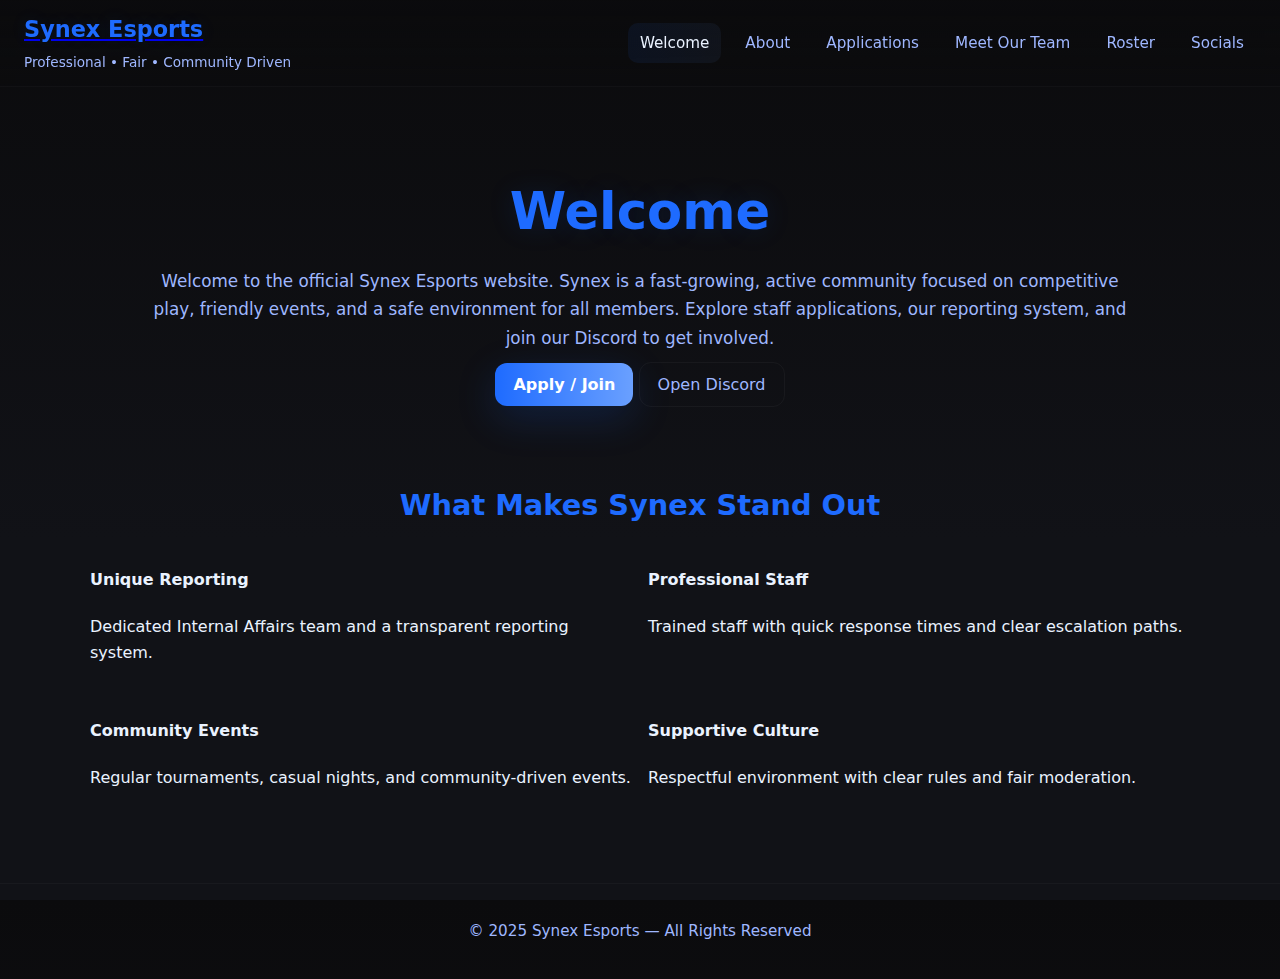
<file: index.html>
<!doctype html>
<html lang="en">
<head>
  <meta charset="utf-8" />
  <meta name="viewport" content="width=device-width,initial-scale=1" />
  <title>Welcome • Synex Esports</title>
  <meta name="description" content="Welcome to Synex Esports" />
  <link rel="stylesheet" href="style.css">
</head>
<body>
  <header class="site-header">
    <div class="header-inner">
      <div class="brand">
        <a href="index.html"><h1 class="brand-title">Synex Esports</h1></a>
        <p class="brand-sub">Professional • Fair • Community Driven</p>
      </div>

      <nav class="top-nav" role="navigation" aria-label="Primary">
        <ul>
          <li><a href="index.html" class="nav-link">Welcome</a></li>
          <li><a href="about.html" class="nav-link">About</a></li>
          <li><a href="apps.html" class="nav-link">Applications</a></li>
          <li><a href="team.html" class="nav-link">Meet Our Team</a></li>
          <li><a href="roster.html" class="nav-link">Roster</a></li>
          <li><a href="socials.html" class="nav-link">Socials</a></li>
        </ul>
      </nav>
    </div>
  </header>

  <main class="main">
    <section class="hero container">
      <div class="hero-inner">
        <h2 class="hero-title">Welcome</h2>
        <p class="hero-sub">Welcome to the official Synex Esports website. Synex is a fast‑growing, active community focused on competitive play, friendly events, and a safe environment for all members. Explore staff applications, our reporting system, and join our Discord to get involved.</p>
        <div class="hero-ctas">
          <a class="btn-primary" href="apps.html">Apply / Join</a>
          <a class="btn-ghost" href="https://discord.gg/fearsynex" target="_blank" rel="noopener noreferrer">Open Discord</a>
        </div>
      </div>
    </section>

    <section class="section container">
      <h2 class="section-title">What Makes Synex Stand Out</h2>
      <div class="features-grid">
        <div class="feature reveal">
          <h4>Unique Reporting</h4>
          <p>Dedicated Internal Affairs team and a transparent reporting system.</p>
        </div>
        <div class="feature reveal">
          <h4>Professional Staff</h4>
          <p>Trained staff with quick response times and clear escalation paths.</p>
        </div>
        <div class="feature reveal">
          <h4>Community Events</h4>
          <p>Regular tournaments, casual nights, and community-driven events.</p>
        </div>
        <div class="feature reveal">
          <h4>Supportive Culture</h4>
          <p>Respectful environment with clear rules and fair moderation.</p>
        </div>
      </div>
    </section>
  </main>

  <footer class="site-footer">
    <div class="container">
      <p>© 2025 Synex Esports — All Rights Reserved</p>
    </div>
  </footer>

  <button id="backToTop" aria-label="Back to top">↑</button>

  <script src="script.js" defer></script>
</body>
</html>
</file>
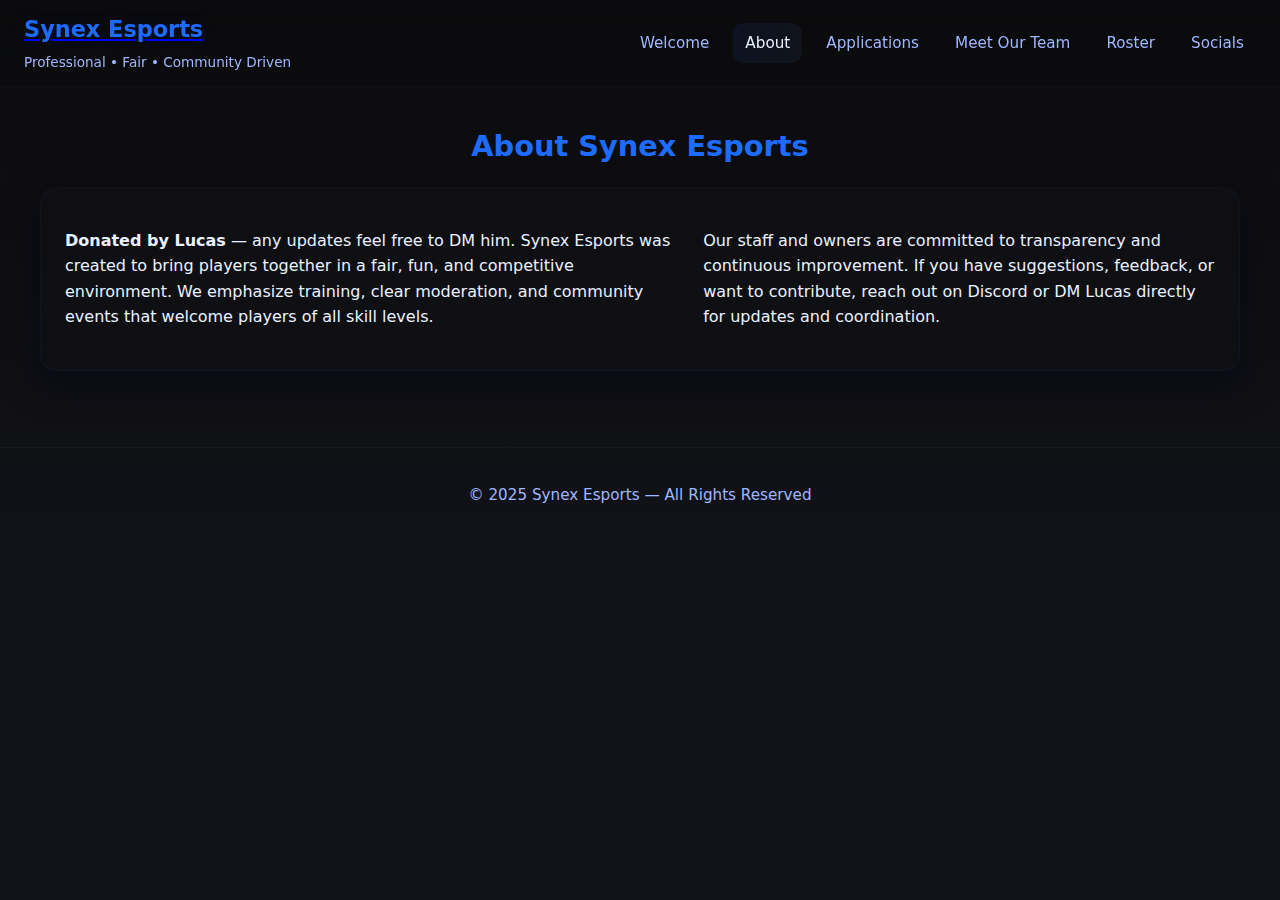
<file: about.html>
<!doctype html>
<html lang="en">
<head>
  <meta charset="utf-8" />
  <meta name="viewport" content="width=device-width,initial-scale=1" />
  <title>About • Synex Esports</title>
  <meta name="description" content="About Synex Esports" />
  <link rel="stylesheet" href="style.css">
</head>
<body>
  <header class="site-header">
    <div class="header-inner">
      <div class="brand">
        <a href="index.html"><h1 class="brand-title">Synex Esports</h1></a>
        <p class="brand-sub">Professional • Fair • Community Driven</p>
      </div>

      <nav class="top-nav" role="navigation" aria-label="Primary">
        <ul>
          <li><a href="index.html" class="nav-link">Welcome</a></li>
          <li><a href="about.html" class="nav-link">About</a></li>
          <li><a href="apps.html" class="nav-link">Applications</a></li>
          <li><a href="team.html" class="nav-link">Meet Our Team</a></li>
          <li><a href="roster.html" class="nav-link">Roster</a></li>
          <li><a href="socials.html" class="nav-link">Socials</a></li>
        </ul>
      </nav>
    </div>
  </header>

  <main class="main">
    <section class="section container">
      <h2 class="section-title">About Synex Esports</h2>
      <div class="card about-card reveal">
        <p><strong>Donated by Lucas</strong> — any updates feel free to DM him. Synex Esports was created to bring players together in a fair, fun, and competitive environment. We emphasize training, clear moderation, and community events that welcome players of all skill levels.</p>
        <p>Our staff and owners are committed to transparency and continuous improvement. If you have suggestions, feedback, or want to contribute, reach out on Discord or DM Lucas directly for updates and coordination.</p>
      </div>
    </section>
  </main>

  <footer class="site-footer">
    <div class="container">
      <p>© 2025 Synex Esports — All Rights Reserved</p>
    </div>
  </footer>

  <button id="backToTop" aria-label="Back to top">↑</button>

  <script src="script.js" defer></script>
</body>
</html>
</file>
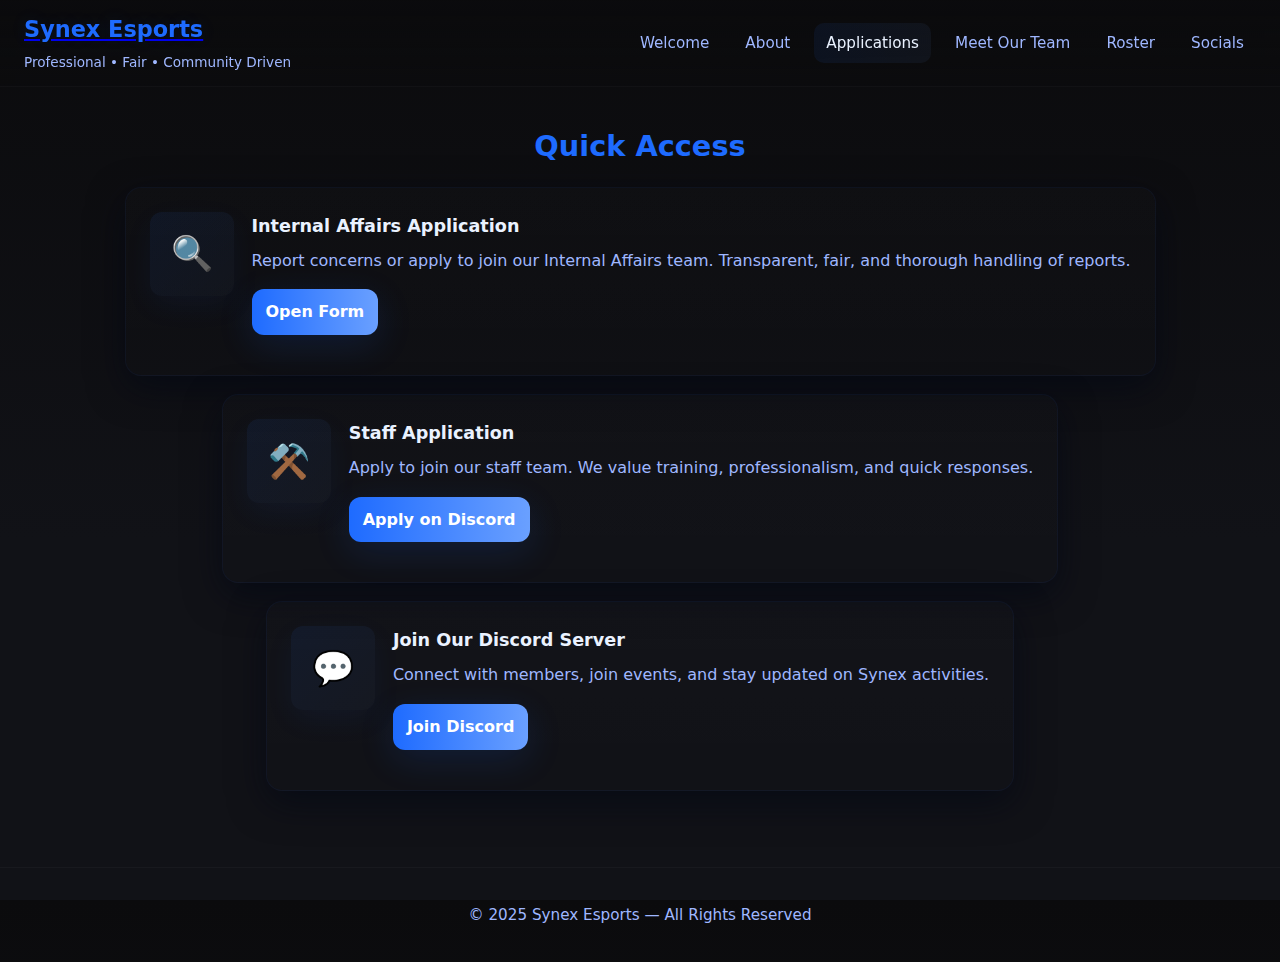
<file: apps.html>
<!doctype html>
<html lang="en">
<head>
  <meta charset="utf-8" />
  <meta name="viewport" content="width=device-width,initial-scale=1" />
  <title>Applications • Synex Esports</title>
  <meta name="description" content="Synex Esports applications page. Internal Affairs, Staff Application, and Discord links." />
  <link rel="stylesheet" href="style.css">
</head>
<body>
  <header class="site-header">
    <div class="header-inner">
      <div class="brand">
        <a href="index.html"><h1 class="brand-title">Synex Esports</h1></a>
        <p class="brand-sub">Professional • Fair • Community Driven</p>
      </div>

      <nav class="top-nav" role="navigation" aria-label="Primary">
        <ul>
          <li><a href="index.html" class="nav-link">Welcome</a></li>
          <li><a href="about.html" class="nav-link">About</a></li>
          <li><a href="apps.html" class="nav-link">Applications</a></li>
          <li><a href="team.html" class="nav-link">Meet Our Team</a></li>
          <li><a href="roster.html" class="nav-link">Roster</a></li>
          <li><a href="socials.html" class="nav-link">Socials</a></li>
        </ul>
      </nav>
    </div>
  </header>

  <main class="main">
    <section id="applications" class="section container">
      <h2 class="section-title">Quick Access</h2>

      <div class="cards">
        <article class="card reveal">
          <div class="card-left">
            <div class="card-icon" aria-hidden="true">🔍</div>
          </div>
          <div class="card-body">
            <h3 class="card-title">Internal Affairs Application</h3>
            <p class="card-desc">Report concerns or apply to join our Internal Affairs team. Transparent, fair, and thorough handling of reports.</p>
            <p class="card-actions"><a class="cta" href="https://forms.gle/LWcCKrzU5pkKXZQz7" target="_blank" rel="noopener noreferrer">Open Form</a></p>
          </div>
        </article>

        <article class="card reveal">
          <div class="card-left">
            <div class="card-icon" aria-hidden="true">⚒️</div>
          </div>
          <div class="card-body">
            <h3 class="card-title">Staff Application</h3>
            <p class="card-desc">Apply to join our staff team. We value training, professionalism, and quick responses.</p>
            <p class="card-actions"><a class="cta" href="https://discord.gg/fearsynex" target="_blank" rel="noopener noreferrer">Apply on Discord</a></p>
          </div>
        </article>

        <article class="card reveal">
          <div class="card-left">
            <div class="card-icon" aria-hidden="true">💬</div>
          </div>
          <div class="card-body">
            <h3 class="card-title">Join Our Discord Server</h3>
            <p class="card-desc">Connect with members, join events, and stay updated on Synex activities.</p>
            <p class="card-actions"><a class="cta" href="https://discord.gg/fearsynex" target="_blank" rel="noopener noreferrer">Join Discord</a></p>
          </div>
        </article>
      </div>
    </section>
  </main>

  <footer class="site-footer">
    <div class="container">
      <p>© 2025 Synex Esports — All Rights Reserved</p>
    </div>
  </footer>

  <button id="backToTop" aria-label="Back to top">↑</button>

  <script src="script.js" defer></script>
</body>
</html>
</file>
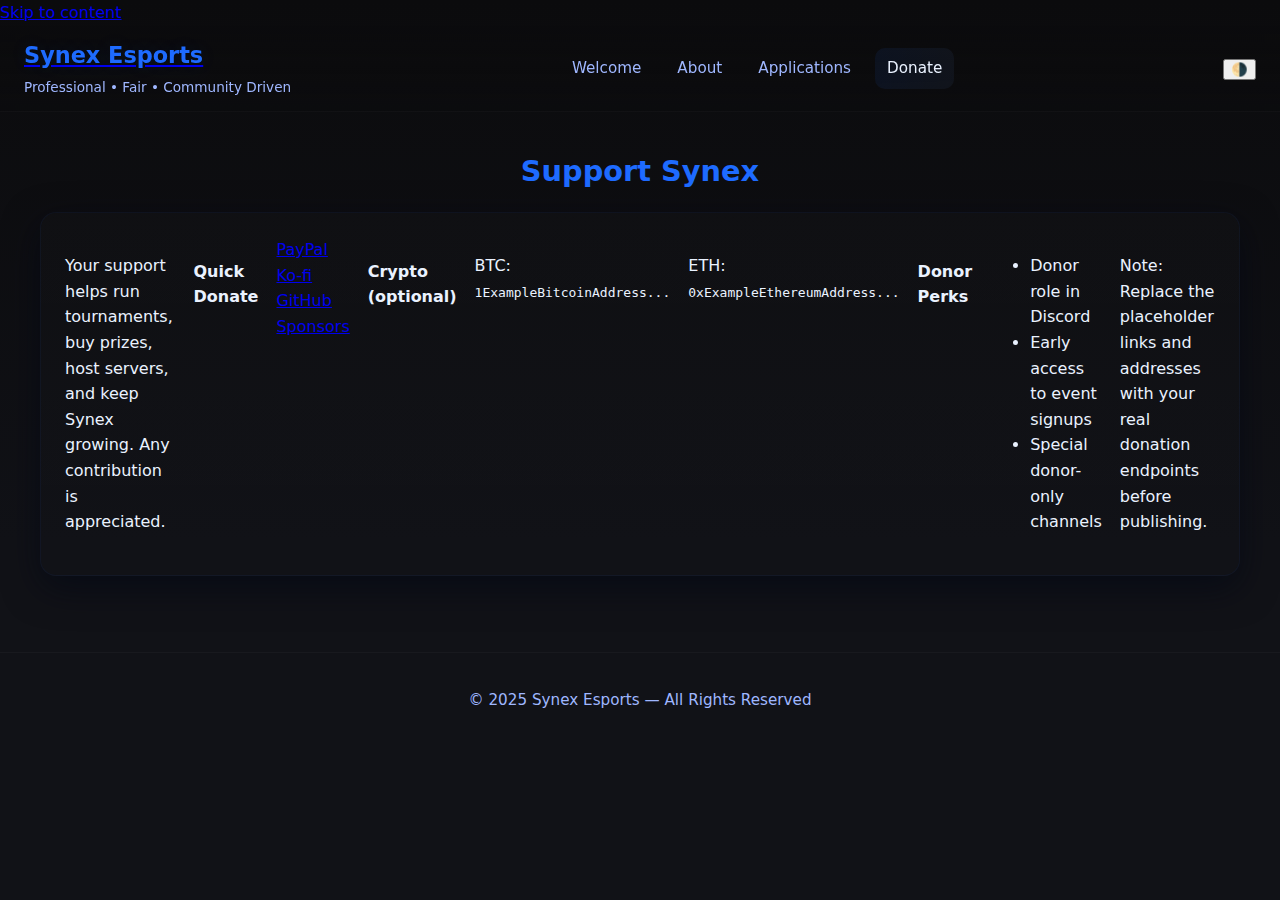
<file: donate.html>
<!doctype html>
<html lang="en">
<head>
  <meta charset="utf-8" />
  <meta name="viewport" content="width=device-width,initial-scale=1" />
  <title>Donate • Synex Esports</title>
  <meta name="description" content="Support Synex Esports — donations help run events and maintain the community." />
  <link rel="stylesheet" href="style.css">
</head>
<body>
  <a class="skip-link" href="#main">Skip to content</a>

  <header class="site-header" role="banner">
    <div class="container header-inner">
      <div class="brand">
        <a href="index.html" class="brand-title-link"><h1 class="brand-title">Synex Esports</h1></a>
        <p class="brand-sub">Professional • Fair • Community Driven</p>
      </div>

      <nav class="top-nav" role="navigation" aria-label="Primary">
        <ul>
          <li><a href="index.html">Welcome</a></li>
          <li><a href="about.html">About</a></li>
          <li><a href="apps.html">Applications</a></li>
          <li><a href="donate.html">Donate</a></li>
        </ul>
      </nav>

      <div class="header-actions">
        <button id="themeToggleDonate" aria-label="Toggle theme">🌗</button>
      </div>
    </div>
  </header>

  <main id="main" class="main" role="main">
    <section class="section container">
      <h2 class="section-title">Support Synex</h2>
      <div class="card about-card reveal">
        <p>Your support helps run tournaments, buy prizes, host servers, and keep Synex growing. Any contribution is appreciated.</p>

        <h4>Quick Donate</h4>
        <div class="donation-grid">
          <a class="donate-btn" href="https://www.paypal.com/donate?hosted_button_id=EXAMPLE" target="_blank" rel="noopener noreferrer">PayPal</a>
          <a class="donate-btn" href="https://ko-fi.com/example" target="_blank" rel="noopener noreferrer">Ko-fi</a>
          <a class="donate-btn" href="https://github.com/sponsors/example" target="_blank" rel="noopener noreferrer">GitHub Sponsors</a>
        </div>

        <h4>Crypto (optional)</h4>
        <p class="muted">BTC: <code>1ExampleBitcoinAddress...</code></p>
        <p class="muted">ETH: <code>0xExampleEthereumAddress...</code></p>

        <h4>Donor Perks</h4>
        <ul>
          <li>Donor role in Discord</li>
          <li>Early access to event signups</li>
          <li>Special donor-only channels</li>
        </ul>

        <p class="muted small">Note: Replace the placeholder links and addresses with your real donation endpoints before publishing.</p>
      </div>
    </section>
  </main>

  <footer class="site-footer" role="contentinfo">
    <div class="container">
      <p>© 2025 Synex Esports — All Rights Reserved</p>
    </div>
  </footer>

  <button id="backToTop" aria-label="Back to top">↑</button>

  <script src="script.js" defer></script>
</body>
</html>
</file>
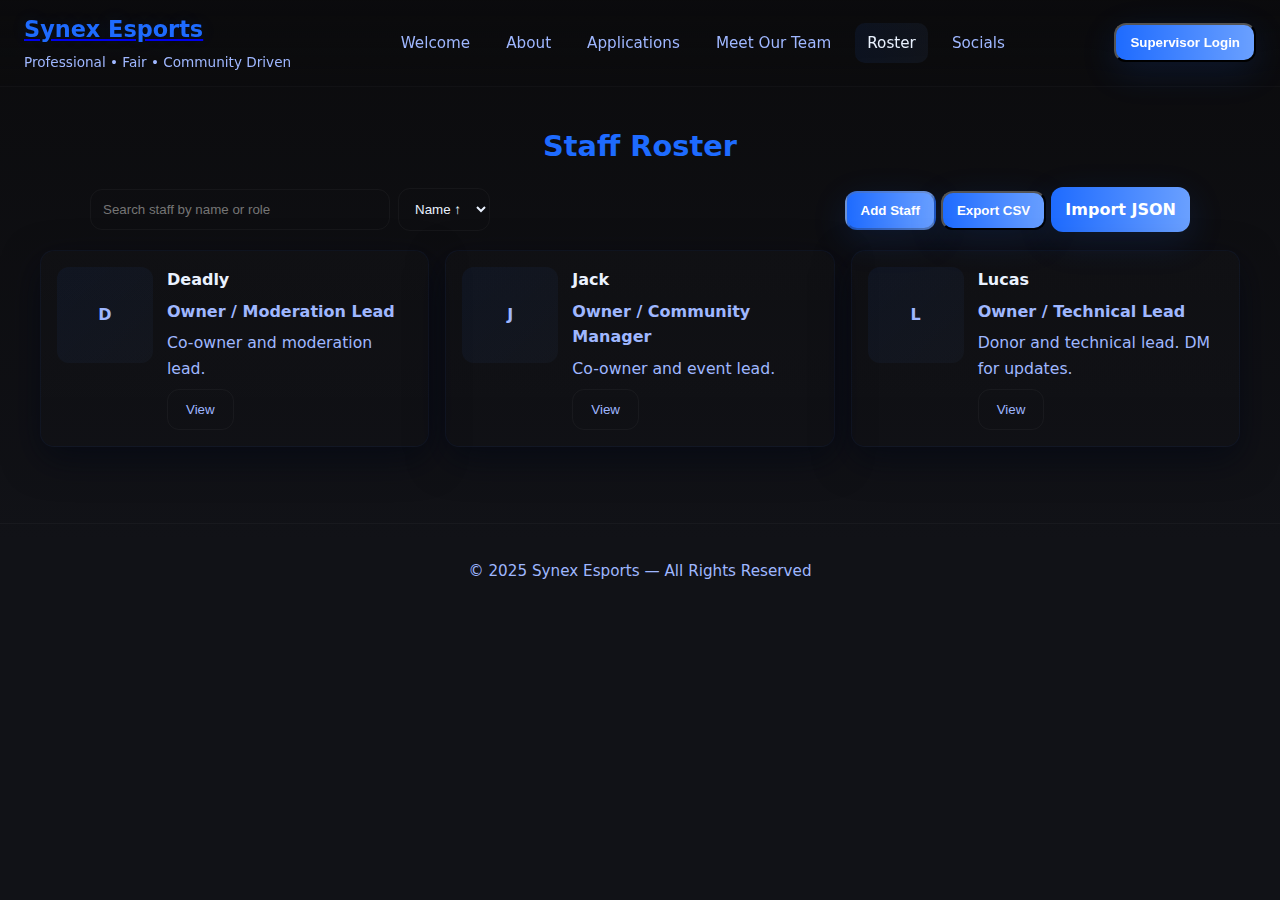
<file: roster.html>
<!doctype html>
<html lang="en">
<head>
  <meta charset="utf-8" />
  <meta name="viewport" content="width=device-width,initial-scale=1" />
  <title>Roster • Synex Esports</title>
  <meta name="description" content="Synex Esports staff roster and admin management" />
  <link rel="stylesheet" href="style.css">
</head>
<body>
  <header class="site-header">
    <div class="header-inner">
      <div class="brand">
        <a href="index.html"><h1 class="brand-title">Synex Esports</h1></a>
        <p class="brand-sub">Professional • Fair • Community Driven</p>
      </div>

      <nav class="top-nav" role="navigation" aria-label="Primary">
        <ul>
          <li><a href="index.html" class="nav-link">Welcome</a></li>
          <li><a href="about.html" class="nav-link">About</a></li>
          <li><a href="apps.html" class="nav-link">Applications</a></li>
          <li><a href="team.html" class="nav-link">Meet Our Team</a></li>
          <li><a href="roster.html" class="nav-link active">Roster</a></li>
          <li><a href="socials.html" class="nav-link">Socials</a></li>
        </ul>
      </nav>

      <div class="header-actions">
        <button id="loginBtn" class="cta">Supervisor Login</button>
      </div>
    </div>
  </header>

  <main class="main">
    <section class="section container">
      <h2 class="section-title">Staff Roster</h2>

      <div class="roster-controls">
        <div class="left-controls">
          <input id="searchInput" type="search" placeholder="Search staff by name or role" aria-label="Search staff">
          <select id="sortSelect" aria-label="Sort roster">
            <option value="name-asc">Name ↑</option>
            <option value="name-desc">Name ↓</option>
            <option value="role-asc">Role ↑</option>
            <option value="role-desc">Role ↓</option>
          </select>
        </div>

        <div class="right-controls">
          <button id="addStaffBtn" class="cta" disabled>Add Staff</button>
          <button id="exportCsvBtn" class="cta">Export CSV</button>
          <label class="import-label">
            <input id="importJsonInput" type="file" accept="application/json" style="display:none">
            <span class="cta">Import JSON</span>
          </label>
          <button id="logoutBtn" class="cta" style="display:none">Logout</button>
        </div>
      </div>

      <div id="rosterGrid" class="roster-grid" aria-live="polite"></div>

      <div id="emptyState" class="card about-card reveal" style="display:none;margin-top:18px">
        <p>No staff found. If you're an admin, click Add Staff to create roster entries.</p>
      </div>
    </section>
  </main>

  <footer class="site-footer">
    <div class="container">
      <p>© 2025 Synex Esports — All Rights Reserved</p>
    </div>
  </footer>

  <!-- Login Modal -->
  <div id="loginModal" class="modal" aria-hidden="true" role="dialog" aria-modal="true">
    <div class="modal-content">
      <button class="modal-close" aria-label="Close">✕</button>
      <h3>Supervisor Login</h3>
      <form id="loginForm">
        <label for="adminPassword">Password</label>
        <input id="adminPassword" type="password" autocomplete="current-password" required>
        <p class="muted small">This demo uses a client-side password. For production, use server-side auth.</p>
        <div style="margin-top:12px">
          <button type="submit" class="cta">Login</button>
        </div>
        <p id="loginMsg" class="muted small" aria-live="polite"></p>
      </form>
    </div>
  </div>

  <!-- Staff Modal -->
  <div id="staffModal" class="modal" aria-hidden="true" role="dialog" aria-modal="true">
    <div class="modal-content">
      <button class="modal-close" aria-label="Close">✕</button>
      <h3 id="staffModalTitle">Add Staff Member</h3>
      <form id="staffForm">
        <input type="hidden" id="staffId">
        <label for="staffName">Name</label>
        <input id="staffName" type="text" required>
        <label for="staffRole">Role</label>
        <input id="staffRole" type="text" required>
        <label for="staffBio">Short Bio</label>
        <textarea id="staffBio" rows="3" placeholder="Optional"></textarea>
        <label for="staffAvatar">Avatar URL</label>
        <input id="staffAvatar" type="url" placeholder="https://... (optional)">
        <div style="margin-top:12px">
          <button type="submit" class="cta">Save</button>
          <button type="button" id="staffCancel" class="btn-ghost">Cancel</button>
        </div>
        <p id="staffFormMsg" class="muted small" aria-live="polite"></p>
      </form>
    </div>
  </div>

  <button id="backToTop" aria-label="Back to top">↑</button>

  <script src="roster.js" defer></script>
  <script src="script.js" defer></script>
</body>
</html>
</file>
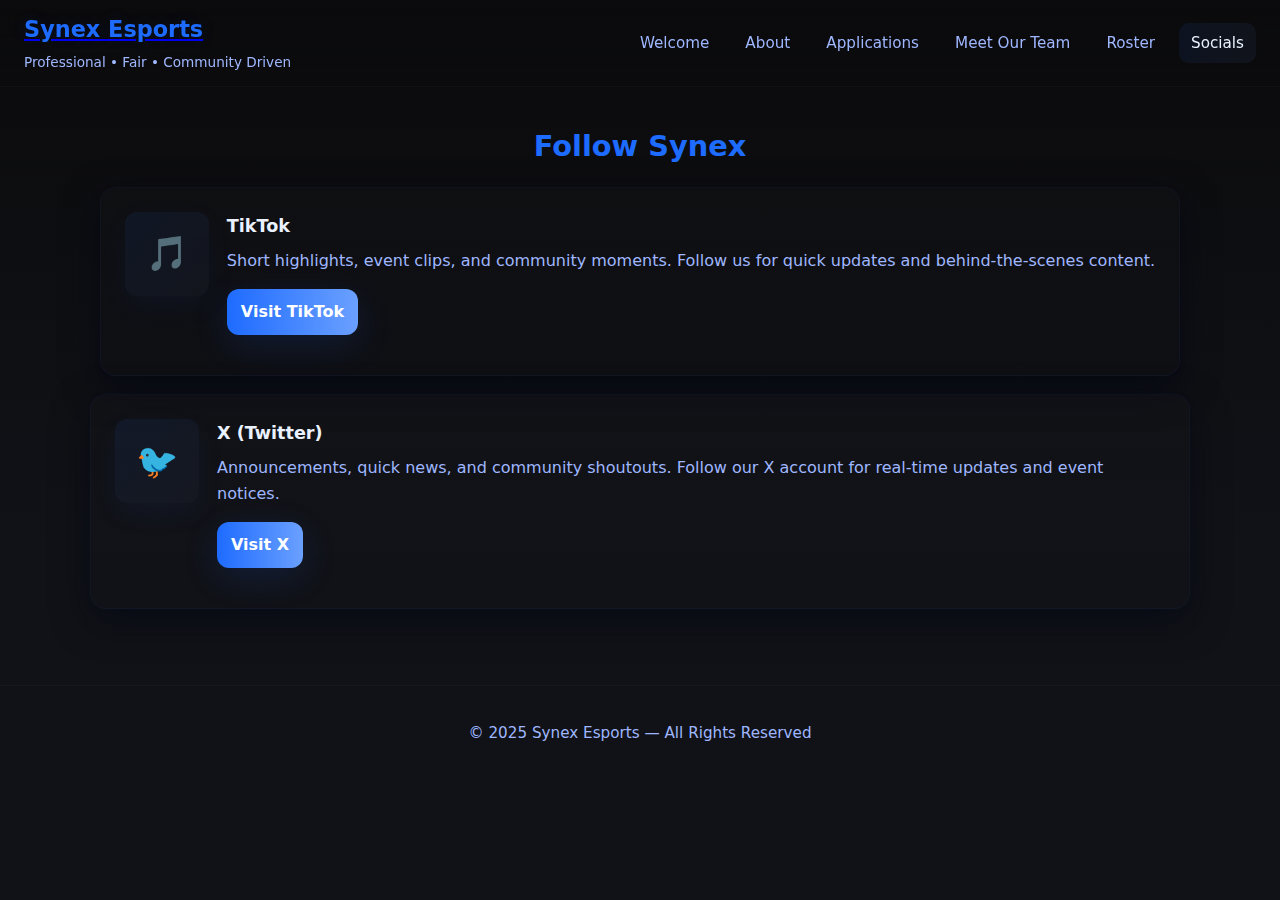
<file: socials.html>
<!doctype html>
<html lang="en">
<head>
  <meta charset="utf-8" />
  <meta name="viewport" content="width=device-width,initial-scale=1" />
  <title>Socials • Synex Esports</title>
  <meta name="description" content="Synex Esports social links" />
  <link rel="stylesheet" href="style.css">
</head>
<body>
  <header class="site-header">
    <div class="header-inner">
      <div class="brand">
        <a href="index.html"><h1 class="brand-title">Synex Esports</h1></a>
        <p class="brand-sub">Professional • Fair • Community Driven</p>
      </div>

      <nav class="top-nav" role="navigation" aria-label="Primary">
        <ul>
          <li><a href="index.html" class="nav-link">Welcome</a></li>
          <li><a href="about.html" class="nav-link">About</a></li>
          <li><a href="apps.html" class="nav-link">Applications</a></li>
          <li><a href="team.html" class="nav-link">Meet Our Team</a></li>
          <li><a href="roster.html" class="nav-link">Roster</a></li>
          <li><a href="socials.html" class="nav-link active">Socials</a></li>
        </ul>
      </nav>
    </div>
  </header>

  <main class="main">
    <section class="section container">
      <h2 class="section-title">Follow Synex</h2>

      <div class="cards">
        <article class="card reveal">
          <div class="card-left">
            <div class="card-icon">🎵</div>
          </div>
          <div class="card-body">
            <h3 class="card-title">TikTok</h3>
            <p class="card-desc">Short highlights, event clips, and community moments. Follow us for quick updates and behind-the-scenes content.</p>
            <p class="card-actions"><a class="cta" href="https://www.tiktok.com/@synexrgn" target="_blank" rel="noopener noreferrer">Visit TikTok</a></p>
          </div>
        </article>

        <article class="card reveal">
          <div class="card-left">
            <div class="card-icon">🐦</div>
          </div>
          <div class="card-body">
            <h3 class="card-title">X (Twitter)</h3>
            <p class="card-desc">Announcements, quick news, and community shoutouts. Follow our X account for real-time updates and event notices.</p>
            <p class="card-actions"><a class="cta" href="https://x.com/SynexRGN" target="_blank" rel="noopener noreferrer">Visit X</a></p>
          </div>
        </article>
      </div>
    </section>
  </main>

  <footer class="site-footer">
    <div class="container">
      <p>© 2025 Synex Esports — All Rights Reserved</p>
    </div>
  </footer>

  <button id="backToTop" aria-label="Back to top">↑</button>

  <script src="script.js" defer></script>
</body>
</html>
</file>
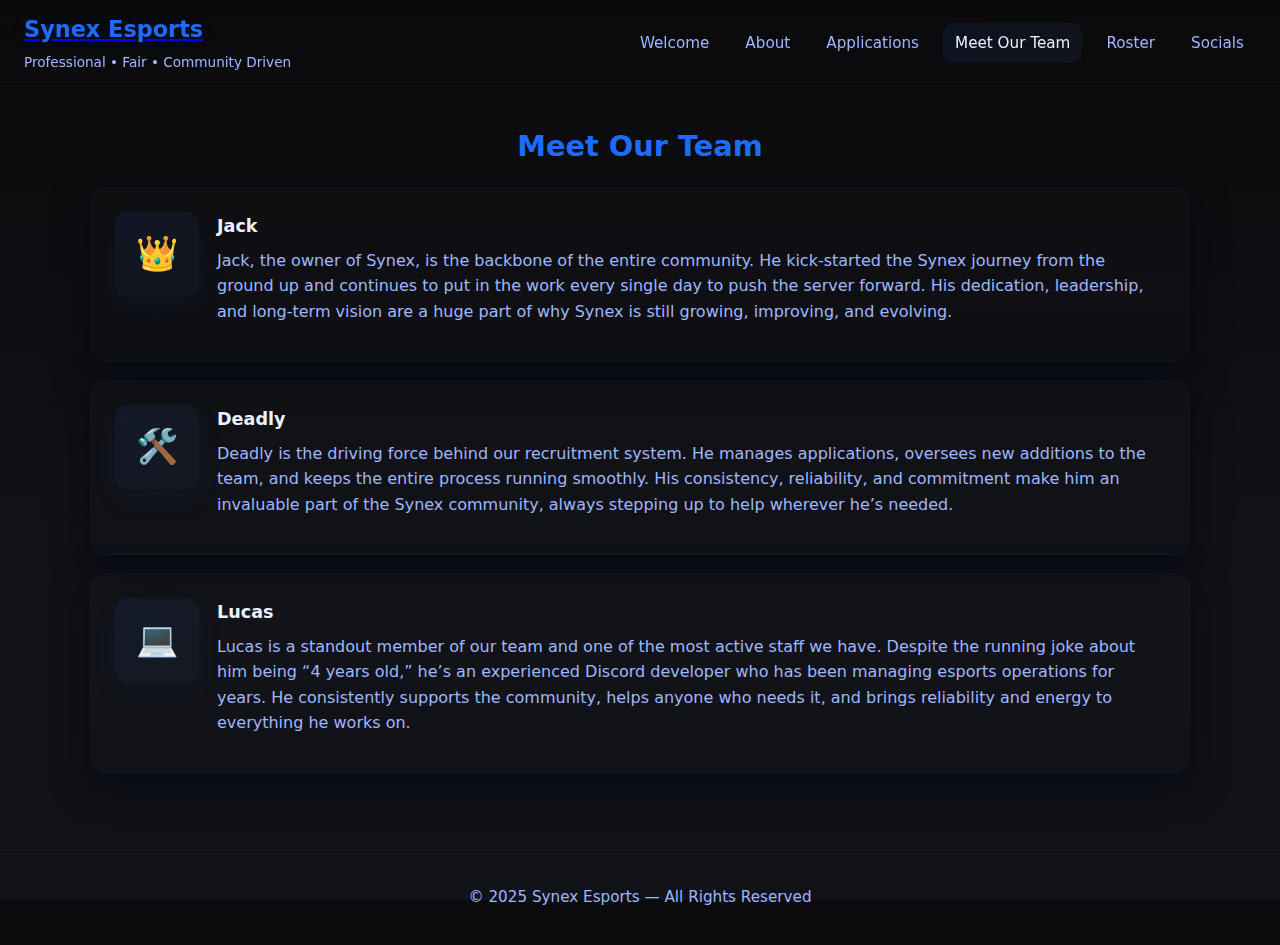
<file: team.html>
<!doctype html>
<html lang="en">
<head>
  <meta charset="utf-8" />
  <meta name="viewport" content="width=device-width,initial-scale=1" />
  <title>Meet Our Team • Synex Esports</title>
  <meta name="description" content="Meet the Synex Esports team" />
  <link rel="stylesheet" href="style.css">
</head>
<body>
  <header class="site-header">
    <div class="header-inner">
      <div class="brand">
        <a href="index.html"><h1 class="brand-title">Synex Esports</h1></a>
        <p class="brand-sub">Professional • Fair • Community Driven</p>
      </div>

      <nav class="top-nav" role="navigation" aria-label="Primary">
        <ul>
          <li><a href="index.html" class="nav-link">Welcome</a></li>
          <li><a href="about.html" class="nav-link">About</a></li>
          <li><a href="apps.html" class="nav-link">Applications</a></li>
          <li><a href="team.html" class="nav-link active">Meet Our Team</a></li>
          <li><a href="roster.html" class="nav-link">Roster</a></li>
          <li><a href="socials.html" class="nav-link">Socials</a></li>
        </ul>
      </nav>
    </div>
  </header>

  <main class="main">
    <section class="section container">
      <h2 class="section-title">Meet Our Team</h2>

      <div class="cards">
        <article class="card reveal team-card">
          <div class="card-left">
            <div class="card-icon">👑</div>
          </div>
          <div class="card-body">
            <h3 class="card-title">Jack</h3>
            <p class="card-desc">Jack, the owner of Synex, is the backbone of the entire community. He kick‑started the Synex journey from the ground up and continues to put in the work every single day to push the server forward. His dedication, leadership, and long‑term vision are a huge part of why Synex is still growing, improving, and evolving.</p>
          </div>
        </article>

        <article class="card reveal team-card">
          <div class="card-left">
            <div class="card-icon">🛠️</div>
          </div>
          <div class="card-body">
            <h3 class="card-title">Deadly</h3>
            <p class="card-desc">Deadly is the driving force behind our recruitment system. He manages applications, oversees new additions to the team, and keeps the entire process running smoothly. His consistency, reliability, and commitment make him an invaluable part of the Synex community, always stepping up to help wherever he’s needed.</p>
          </div>
        </article>

        <article class="card reveal team-card">
          <div class="card-left">
            <div class="card-icon">💻</div>
          </div>
          <div class="card-body">
            <h3 class="card-title">Lucas</h3>
            <p class="card-desc">Lucas is a standout member of our team and one of the most active staff we have. Despite the running joke about him being “4 years old,” he’s an experienced Discord developer who has been managing esports operations for years. He consistently supports the community, helps anyone who needs it, and brings reliability and energy to everything he works on.</p>
          </div>
        </article>
      </div>
    </section>
  </main>

  <footer class="site-footer">
    <div class="container">
      <p>© 2025 Synex Esports — All Rights Reserved</p>
    </div>
  </footer>

  <button id="backToTop" aria-label="Back to top">↑</button>

  <script src="script.js" defer></script>
</body>
</html>
</file>
<file: style.css>
/* style.css - Synex Esports (Black/Grey → White/Blue theme, centered layout, improved animations) */

/* Palette and variables */
:root{
  --bg-1: #0b0b0d;        /* near-black */
  --bg-2: #111217;        /* dark grey */
  --card: #121421;        /* card background */
  --muted: #9fb7ff;       /* muted blue */
  --text: #eaf2ff;        /* main text (soft white) */
  --accent: #1e6bff;      /* bright blue */
  --accent-2: #6aa0ff;    /* lighter blue */
  --glass: rgba(255,255,255,0.02);
  --radius:14px;
  --max-width:1300px;
  --container-padding:24px;
  --focus: 0 0 0 4px rgba(30,107,255,0.14);
  --card-elev: 0 12px 36px rgba(2,6,20,0.6);
}

/* Light theme override (optional) */
:root[data-theme="light"]{
  --bg-1: #ffffff;
  --bg-2: #f4f8ff;
  --card: #ffffff;
  --muted: #4b5563;
  --text: #0b1220;
  --accent: #1e6bff;
  --accent-2: #6aa0ff;
}

/* Base reset */
*{box-sizing:border-box}
html,body{height:100%}
body{
  margin:0;
  font-family:Inter, system-ui, -apple-system, "Segoe UI", Roboto, Arial;
  background: linear-gradient(180deg,var(--bg-1) 0%, var(--bg-2) 60%);
  color:var(--text);
  -webkit-font-smoothing:antialiased;
  line-height:1.6;
  -webkit-tap-highlight-color: transparent;
}

/* Centered container */
.container{
  width:100%;
  max-width:var(--max-width);
  margin:0 auto;
  padding:0 var(--container-padding);
}

/* Header */
.site-header{
  position:sticky;
  top:0;
  z-index:90;
  padding:12px 0;
  background: linear-gradient(180deg, rgba(11,11,13,0.7), rgba(11,11,13,0.35));
  backdrop-filter: blur(6px);
  border-bottom:1px solid rgba(255,255,255,0.03);
}
.header-inner{
  display:flex;
  align-items:center;
  justify-content:space-between;
  gap:20px;
  max-width:var(--max-width);
  margin:0 auto;
  padding:0 var(--container-padding);
}
.brand{display:flex;flex-direction:column}
.brand-title{font-size:1.4rem;margin:0;color:var(--accent);text-shadow:0 0 18px rgba(30,107,255,0.12)}
.brand-sub{margin:4px 0 0 0;font-size:0.85rem;color:var(--muted)}

/* Nav */
.top-nav ul{list-style:none;margin:0;padding:0;display:flex;gap:12px;align-items:center}
.top-nav a{color:var(--muted);text-decoration:none;padding:8px 12px;border-radius:10px;font-size:0.95rem;display:inline-block}
.top-nav a:hover, .top-nav a:focus{color:var(--text);outline:none;box-shadow:var(--focus)}
.top-nav a.active{color:var(--text);background: linear-gradient(90deg, rgba(30,107,255,0.08), rgba(106,160,255,0.06));}

/* Hero */
.hero{padding:84px 0 48px 0;text-align:center}
.hero-inner{max-width:1000px;margin:0 auto}
.hero-title{font-size:3.2rem;margin:0;color:var(--accent);text-shadow:0 0 28px rgba(30,107,255,0.14)}
.hero-sub{margin:14px 0 20px;color:var(--muted);font-size:1.05rem;line-height:1.7;max-width:1100px;margin-left:auto;margin-right:auto}

/* Buttons */
.btn-primary{background:linear-gradient(90deg,var(--accent),var(--accent-2));color:#fff;padding:12px 18px;border-radius:12px;text-decoration:none;font-weight:700;box-shadow:0 12px 40px rgba(30,107,255,0.18)}
.btn-ghost{background:transparent;border:1px solid rgba(255,255,255,0.04);color:var(--muted);padding:12px 18px;border-radius:12px;text-decoration:none}
.btn-primary:hover,.btn-ghost:hover{transform:translateY(-4px);box-shadow:0 18px 50px rgba(30,107,255,0.22)}

/* Sections */
.section{padding:36px 0}
.section-title{text-align:center;font-size:1.8rem;color:var(--accent);margin:0 0 18px 0}

/* Features grid */
.features-grid{display:grid;grid-template-columns:1fr;gap:16px;max-width:1100px;margin:0 auto}
@media (min-width:720px){ .features-grid{grid-template-columns:repeat(2,1fr)} }

/* Card base */
.card{background: linear-gradient(180deg, rgba(255,255,255,0.01), rgba(255,255,255,0.005));border:1px solid rgba(30,107,255,0.06);padding:20px;border-radius:16px;box-shadow: var(--card-elev);color:var(--text);transition:transform 220ms ease,box-shadow 220ms ease}
.card:hover{transform:translateY(-6px);box-shadow:0 28px 60px rgba(30,107,255,0.12)}

/* Cards grid */
.cards{display:grid;grid-template-columns:1fr;gap:18px;max-width:1100px;margin:0 auto}
@media (min-width:720px){ .cards{grid-template-columns:1fr} }

/* Card layout */
.card{display:flex;gap:18px;align-items:flex-start}
.card-left{flex:0 0 84px;display:flex;align-items:center;justify-content:center}
.card-icon{width:84px;height:84px;display:flex;align-items:center;justify-content:center;font-size:34px;border-radius:12px;background: linear-gradient(135deg, rgba(30,107,255,0.08), rgba(106,160,255,0.04));box-shadow: 0 10px 30px rgba(30,107,255,0.06)}
.card-body{flex:1}
.card-title{margin:0 0 8px 0;font-size:1.1rem;color:var(--text)}
.card-desc{margin:0 0 12px 0;color:var(--muted);font-size:1rem;line-height:1.6}

/* CTA */
.cta{display:inline-block;padding:10px 14px;background:linear-gradient(90deg,var(--accent),var(--accent-2));color:#fff;text-decoration:none;border-radius:12px;font-weight:700;box-shadow:0 10px 36px rgba(30,107,255,0.14)}
.cta:hover,.cta:focus{transform:translateY(-4px);box-shadow:0 18px 44px rgba(30,107,255,0.22);outline:none}

/* Roster controls & grid */
.roster-controls{display:flex;justify-content:space-between;align-items:center;gap:12px;margin-bottom:18px;flex-wrap:wrap;max-width:1100px;margin-left:auto;margin-right:auto}
.roster-controls .left-controls{display:flex;gap:8px;align-items:center}
.roster-controls input[type="search"]{padding:12px;border-radius:12px;border:1px solid rgba(255,255,255,0.04);background:transparent;color:var(--text);min-width:300px}
.roster-controls select{padding:12px;border-radius:12px;border:1px solid rgba(255,255,255,0.04);background:transparent;color:var(--text)}

.roster-grid{display:grid;grid-template-columns:1fr;gap:16px;max-width:1200px;margin:0 auto}
@media (min-width:720px){ .roster-grid{grid-template-columns:repeat(2,1fr)} }
@media (min-width:1100px){ .roster-grid{grid-template-columns:repeat(3,1fr)} }

.staff-card{display:flex;gap:14px;align-items:flex-start;padding:16px;border-radius:14px;background:linear-gradient(180deg, rgba(255,255,255,0.01), rgba(255,255,255,0.005));border:1px solid rgba(30,107,255,0.06);box-shadow: 0 12px 36px rgba(2,6,20,0.6)}
.staff-avatar{width:96px;height:96px;border-radius:12px;flex:0 0 96px;background:linear-gradient(135deg, rgba(30,107,255,0.06), rgba(106,160,255,0.04));display:flex;align-items:center;justify-content:center;overflow:hidden}
.staff-avatar img{width:100%;height:100%;object-fit:cover}
.staff-info{flex:1}
.staff-name{font-weight:800;margin:0;color:var(--text)}
.staff-role{margin:6px 0;color:var(--muted);font-weight:600}
.staff-bio{margin:6px 0;color:var(--muted);font-size:0.98rem}
.staff-actions{display:flex;gap:8px;margin-top:8px}

/* Modal */
.modal{position:fixed;inset:0;display:flex;align-items:center;justify-content:center;background:rgba(2,4,10,0.6);padding:20px;z-index:120;visibility:hidden;opacity:0;transition:opacity 220ms ease,visibility 220ms}
.modal[aria-hidden="false"]{visibility:visible;opacity:1}
.modal-content{background: linear-gradient(180deg,#0b0b0d,#111217);padding:18px;border-radius:12px;max-width:720px;width:100%;box-shadow:0 20px 60px rgba(2,4,10,0.8)}
.modal-content h3{margin-top:0}
.modal-content label{display:block;margin-top:10px;color:var(--muted)}
.modal-content input, .modal-content textarea{width:100%;padding:10px;border-radius:8px;border:1px solid rgba(255,255,255,0.04);background:transparent;color:var(--text)}

/* Newsletter */
.newsletter-form{display:flex;gap:8px;align-items:center;flex-wrap:wrap}
.newsletter-form input[type="email"]{padding:10px;border-radius:8px;border:1px solid rgba(255,255,255,0.04);background:transparent;color:var(--text);min-width:220px}

/* Footer */
.site-footer{padding:20px 0;border-top:1px solid rgba(255,255,255,0.03);margin-top:40px;text-align:center;color:var(--muted);font-size:0.95rem}

/* Back to top */
#backToTop{position:fixed;right:18px;bottom:18px;background:linear-gradient(90deg,var(--accent),var(--accent-2));color:#fff;border:none;padding:10px 12px;border-radius:10px;cursor:pointer;box-shadow:0 10px 30px rgba(30,107,255,0.18);display:none}

/* Reveal animations */
.reveal{opacity:0;transform:translateY(12px) scale(0.995);transition:opacity 700ms ease,transform 700ms cubic-bezier(.2,.9,.2,1)}
.reveal.visible{opacity:1;transform:translateY(0) scale(1)}

/* Hover micro-animations for team cards */
.team-card:hover .card-icon{transform:translateY(-6px) scale(1.06);filter:drop-shadow(0 12px 30px rgba(30,107,255,0.12))}

/* Responsive tweaks */
@media (min-width:720px){
  .cards{grid-template-columns:repeat(1,1fr)}
  .features-grid{grid-template-columns:repeat(2,1fr)}
}
@media (min-width:980px){
  .header-inner{gap:28px}
  .cards{grid-template-columns:repeat(1,1fr)}
}

/* Reduced motion */
@media (prefers-reduced-motion: reduce){
  .reveal, .btn-primary, .cta, .hero-title { transition: none !important; transform: none !important; }
  .btn-primary:hover, .cta:hover { transform: none; box-shadow: 0 6px 18px rgba(30,107,255,0.12); }
}

/* Stretch About & Cards horizontally on wide screens */
@media (min-width:980px){
  .container{max-width:1400px}
  .about-card, .card{max-width:1200px;margin-left:auto;margin-right:auto;padding:24px}
  .hero-sub{max-width:1200px}
}
</file>
